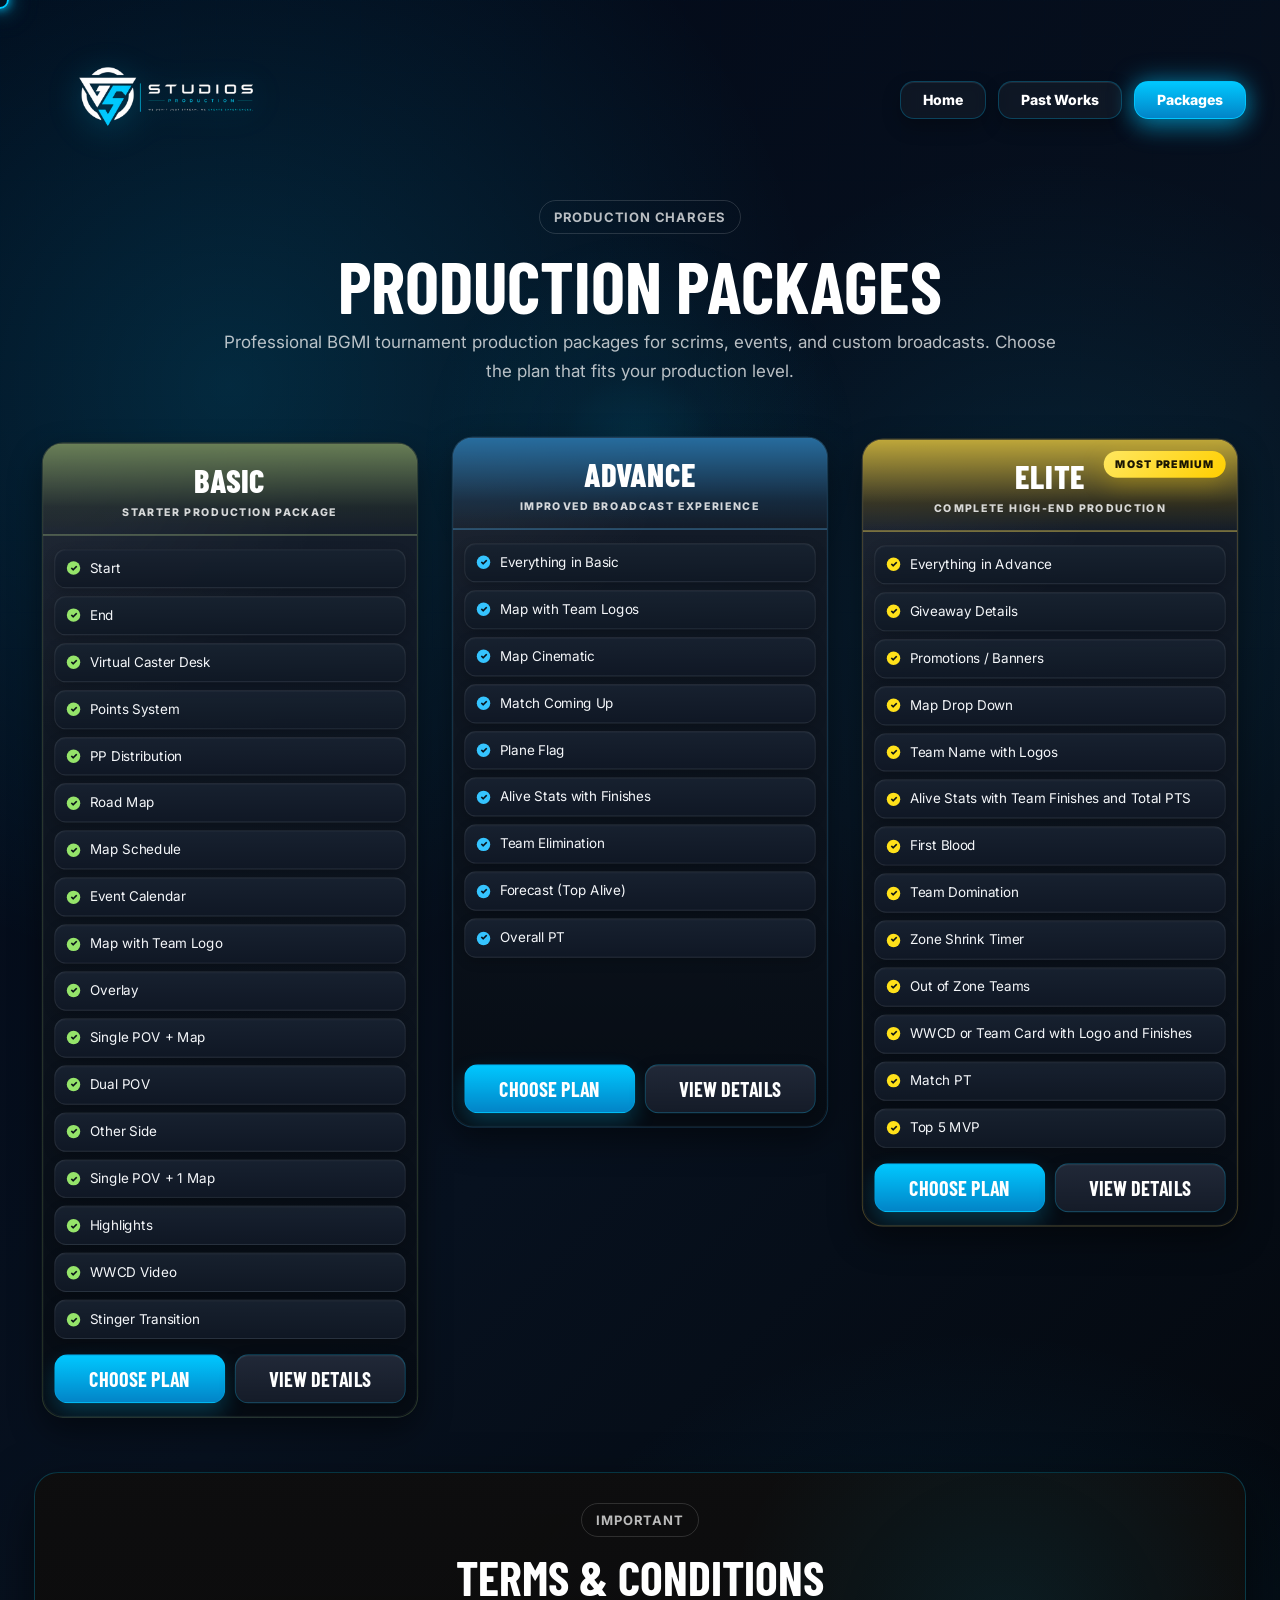
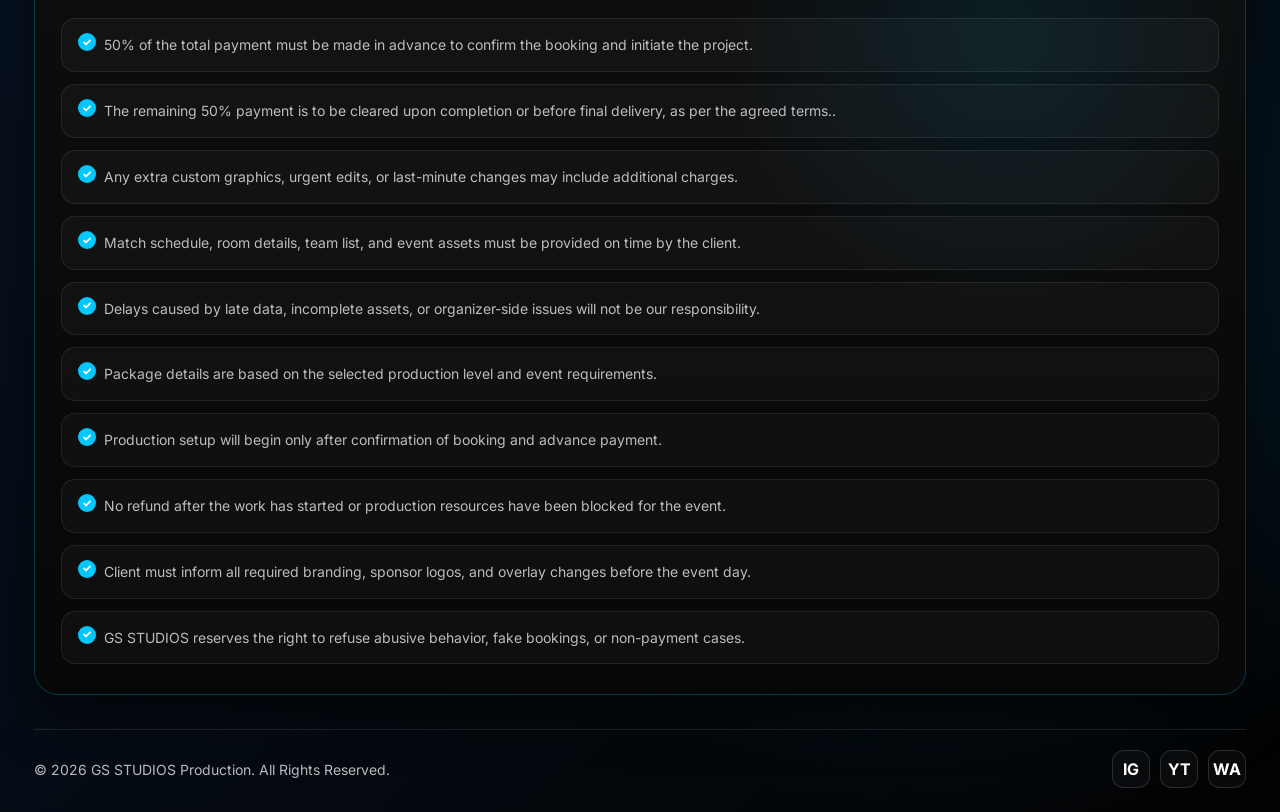
<file: packages.html>
<!DOCTYPE html>
<html lang="en">
<head>
  <meta charset="UTF-8" />
  <meta name="viewport" content="width=device-width, initial-scale=1.0" />
  <title>Packages - GS STUDIOS</title>
  <link rel="preconnect" href="https://fonts.googleapis.com">
  <link rel="preconnect" href="https://fonts.gstatic.com" crossorigin>
  <link href="https://fonts.googleapis.com/css2?family=Barlow+Condensed:wght@400;500;600;700;800&family=Inter:wght@400;500;600;700&display=swap" rel="stylesheet">
  <link rel="stylesheet" href="packages.css" />
</head>
<body>
  <div class="cursor"></div>

  <div class="container">
    <header class="navbar">
<a href="index.html" class="brand">
  <img src="assets/studios-logo.png" class="nav-logo" alt="MAX STUDIOS">
  <div class="brand-text">
    <!--strong>GS STUDIOS</strong>
    <span>Production</span>
  </div-->
</a>

      <nav class="nav-links">
        <a href="index.html">Home</a>
        <a href="works.html">Past Works</a>
        <a href="packages.html" class="active">Packages</a>
      </nav>
    </header>

    <section class="page-hero">
      <span class="kicker">Production Charges</span>
      <h1>Production Packages</h1>
      <p>
        Professional BGMI tournament production packages for scrims, events, and custom broadcasts.
        Choose the plan that fits your production level.
      </p>
    </section>

    <section class="pricing">
      
      <!-- BASIC -->
      <div class="card basic tilt-card">
        <div class="card-head">
          <h2>BASIC</h2>
          <div class="plan-line">Starter Production Package</div>
        </div>
        <div class="card-body">
          <ul class="features">
            <li><span>✓</span> Start</li>
            <li><span>✓</span> End</li>
            <li><span>✓</span> Virtual Caster Desk</li>
            <li><span>✓</span> Points System</li>
            <li><span>✓</span> PP Distribution</li>
            <li><span>✓</span> Road Map</li>
            <li><span>✓</span> Map Schedule</li>
            <li><span>✓</span> Event Calendar</li>
            <li><span>✓</span> Map with Team Logo</li>
            <li><span>✓</span> Overlay</li>
            <li><span>✓</span> Single POV + Map</li>
            <li><span>✓</span> Dual POV</li>
            <li><span>✓</span> Other Side</li>
            <li><span>✓</span> Single POV + 1 Map</li>
            <li><span>✓</span> Highlights</li>
            <li><span>✓</span> WWCD Video</li>
            <li><span>✓</span> Stinger Transition</li>
          </ul>

          <div class="btn-row">
            <a href="https://api.whatsapp.com/send/?phone=917906886043&text=Hi%20%F0%9F%91%8B%0AI%20was%20checking%20out%20your%20services%20and%20I%E2%80%99m%20interested%20in%20working%20with%20you%20for%20our%20tournament.%0A%0APlease%20share%20the%20details%20and%20let%E2%80%99s%20discuss%20further.&type=phone_number&app_absent=0" target="_blank" class="btn btn-primary glow-btn">
              Choose Plan
            </a>
            <a href="#" class="btn btn-secondary">View Details</a>
          </div>
        </div>
      </div>

      <!-- ADVANCE -->
      <div class="card advance tilt-card">
        <div class="card-head">
          <h2>ADVANCE</h2>
          <div class="plan-line">Improved Broadcast Experience</div>
        </div>
        <div class="card-body">
          <ul class="features">
            <li><span>✓</span> Everything in Basic</li>
            <li><span>✓</span> Map with Team Logos</li>
            <li><span>✓</span> Map Cinematic</li>
            <li><span>✓</span> Match Coming Up</li>
            <li><span>✓</span> Plane Flag</li>
            <li><span>✓</span> Alive Stats with Finishes</li>
            <li><span>✓</span> Team Elimination</li>
            <li><span>✓</span> Forecast (Top Alive)</li>
            <li><span>✓</span> Overall PT</li>
          </ul>

          <div class="btn-row">
            <a href="https://api.whatsapp.com/send/?phone=917906886043&text=Hi%20%F0%9F%91%8B%0AI%20was%20checking%20out%20your%20services%20and%20I%E2%80%99m%20interested%20in%20working%20with%20you%20for%20our%20tournament.%0A%0APlease%20share%20the%20details%20and%20let%E2%80%99s%20discuss%20further.&type=phone_number&app_absent=0" target="_blank" class="btn btn-primary glow-btn">
              Choose Plan
            </a>
            <a href="#" class="btn btn-secondary">View Details</a>
          </div>
        </div>
      </div>

      <!-- ELITE -->
      <div class="card elite tilt-card">
        <div class="badge">Most Premium</div>
        <div class="card-head">
          <h2>ELITE</h2>
          <div class="plan-line">Complete High-End Production</div>
        </div>
        <div class="card-body">
          <ul class="features">
            <li><span>✓</span> Everything in Advance</li>
            <li><span>✓</span> Giveaway Details</li>
            <li><span>✓</span> Promotions / Banners</li>
            <li><span>✓</span> Map Drop Down</li>
            <li><span>✓</span> Team Name with Logos</li>
            <li><span>✓</span> Alive Stats with Team Finishes and Total PTS</li>
            <li><span>✓</span> First Blood</li>
            <li><span>✓</span> Team Domination</li>
            <li><span>✓</span> Zone Shrink Timer</li>
            <li><span>✓</span> Out of Zone Teams</li>
            <li><span>✓</span> WWCD or Team Card with Logo and Finishes</li>
            <li><span>✓</span> Match PT</li>
            <li><span>✓</span> Top 5 MVP</li>
          </ul>

          <div class="btn-row">
            <a href="https://api.whatsapp.com/send/?phone=917906886043&text=Hi%20%F0%9F%91%8B%0AI%20was%20checking%20out%20your%20services%20and%20I%E2%80%99m%20interested%20in%20working%20with%20you%20for%20our%20tournament.%0A%0APlease%20share%20the%20details%20and%20let%E2%80%99s%20discuss%20further.&type=phone_number&app_absent=0" target="_blank" class="btn btn-primary glow-btn">
              Choose Plan
            </a>
            <a href="#" class="btn btn-secondary">View Details</a>
          </div>
        </div>
      </div>

    </section>

    <section class="terms-section tilt-card">
      <div class="terms-head">
        <span class="kicker">Important</span>
        <h2>Terms & Conditions</h2>
      </div>

      <div class="terms-box">
        <ul class="terms-list">
          <li>50% of the total payment must be made in advance to confirm the booking and initiate the project.</li>
          <li>The remaining 50% payment is to be cleared upon completion or before final delivery, as per the agreed terms..</li>
          <li>Any extra custom graphics, urgent edits, or last-minute changes may include additional charges.</li>
          <li>Match schedule, room details, team list, and event assets must be provided on time by the client.</li>
          <li>Delays caused by late data, incomplete assets, or organizer-side issues will not be our responsibility.</li>
          <li>Package details are based on the selected production level and event requirements.</li>
          <li>Production setup will begin only after confirmation of booking and advance payment.</li>
          <li>No refund after the work has started or production resources have been blocked for the event.</li>
          <li>Client must inform all required branding, sponsor logos, and overlay changes before the event day.</li>
          <li>GS STUDIOS reserves the right to refuse abusive behavior, fake bookings, or non-payment cases.</li>
        </ul>
      </div>
    </section>

    <footer class="footer">
      <p>© 2026 GS STUDIOS Production. All Rights Reserved.</p>
      <div class="socials">
        <a href="https://www.instagram.com/gs_studio_productions/?hl=en" target="_blank">IG</a>
        <a href="https://www.youtube.com/@gsesports_0" target="_blank">YT</a>
        <a href="https://api.whatsapp.com/send/?phone=918876218415&text=Hi%20%F0%9F%91%8B%0AI%20was%20checking%20out%20your%20services%20and%20I%E2%80%99m%20interested%20in%20working%20with%20you%20for%20our%20tournament.%0A%0APlease%20share%20the%20details%20and%20let%E2%80%99s%20discuss%20further.&type=phone_number&app_absent=0" target="_blank">WA</a>
      </div>
    </footer>
  </div>


  <script src="packages.js"></script>
</body>
</html>
</file>
<file: packages.css>
*{
  margin:0;
  padding:0;
  box-sizing:border-box;
}

:root{
  --bg:#020817;
  --bg2:#07111f;
  --white:#ffffff;
  --soft:rgba(255,255,255,0.72);
  --red:#00c8ff;
  --red2:#0284c7;
  --shadow:0 20px 50px rgba(0,0,0,0.55);
  --x:50vw;
  --y:50vh;
}

/* ===== BASE ===== */
html{
  scroll-behavior:smooth;
}

body{
  font-family:Inter,sans-serif;
  color:var(--white);
  min-height:100vh;
  overflow-x:hidden;
  background:
    radial-gradient(circle at 18% 16%, rgba(0,200,255,0.16), transparent 26%),
    radial-gradient(circle at 82% 24%, rgba(0,200,255,0.10), transparent 20%),
    radial-gradient(circle at 76% 78%, rgba(2,132,199,0.20), transparent 26%),
    linear-gradient(135deg, var(--bg), var(--bg2) 45%, #020202 100%);
  position:relative;
}

body::before{
  content:"";
  position:fixed;
  inset:0;
  pointer-events:none;
  z-index:0;
  background:
    radial-gradient(
      circle at var(--x) var(--y),
      rgba(0,200,255,0.14),
      rgba(0,200,255,0.05) 10%,
      transparent 28%
    );
}

body::after{
  content:"";
  position:fixed;
  inset:0;
  pointer-events:none;
  z-index:0;
  background-image:
    linear-gradient(rgba(0,200,255,0.03) 1px, transparent 1px),
    linear-gradient(90deg, rgba(0,200,255,0.03) 1px, transparent 1px);
  background-size:36px 36px;
  mask-image:linear-gradient(to bottom, rgba(255,255,255,0.22), transparent);
}

a{
  color:inherit;
  text-decoration:none;
}

img{
  display:block;
  max-width:100%;
}

.container{
  max-width:1260px;
  margin:0 auto;
  padding:24px;
  position:relative;
  z-index:1;
}

/* ===== CURSOR ===== */
.cursor{
  width:18px;
  height:18px;
  border:2px solid var(--red);
  border-radius:50%;
  position:fixed;
  left:0;
  top:0;
  transform:translate(-50%,-50%);
  pointer-events:none;
  z-index:9999;
  box-shadow:
    0 0 10px rgba(0,200,255,0.9),
    0 0 20px rgba(0,200,255,0.6),
    0 0 35px rgba(0,200,255,0.28);
  transition:width .18s ease,height .18s ease,border-color .18s ease,box-shadow .18s ease;
}

.cursor.active{
  width:30px;
  height:30px;
  border-color:#fff;
  box-shadow:
    0 0 14px rgba(255,255,255,0.95),
    0 0 26px rgba(0,200,255,0.85),
    0 0 45px rgba(0,200,255,0.35);
}

/* ===== NAVBAR ===== */
.navbar{
  display:flex;
  justify-content:space-between;
  align-items:center;
  gap:20px;
  padding:8px 0 24px;
  flex-wrap:wrap;
  width:100%;
}

.brand{
  display:flex;
  align-items:center;
  gap:8px;        /* 🔥 spacing fix */
  margin-right:auto;
  color:#fff;
}

.nav-logo{
  width:260px;
  height:auto;
  object-fit:contain;
  filter:drop-shadow(0 6px 16px rgba(0,200,255,0.28));
  flex-shrink:0;
  margin:0;   /* 🔥 fix */
}

.brand-text{
  line-height:0.9;
  margin:0;   /* 🔥 fix */
}

.brand-text strong{
  display:block;
  font-family:"Barlow Condensed",sans-serif;
  font-size:34px;
  line-height:.85;
  color:#fff;
  letter-spacing:.2px;
}

.brand-text span{
  display:block;
  font-size:10px;
  color:var(--soft);
  text-transform:uppercase;
  letter-spacing:1.5px;
  margin-top:0;
}

.nav-links{
  display:flex;
  gap:14px;
  flex-wrap:wrap;
  margin-left:auto;
}

.nav-links{
  display:flex;
  gap:12px;
  margin-left:auto;
}

/* 🔥 PREMIUM BUTTON */
.nav-links a{
  position:relative;
  padding:12px 22px;
  border-radius:14px;
  font-weight:800;
  font-size:14px;
  color:#fff;

  background:rgba(255,255,255,0.04);
  border:1px solid rgba(0,200,255,0.25);

  backdrop-filter:blur(6px);

  box-shadow:
    inset 0 1px 0 rgba(255,255,255,0.08),
    0 8px 18px rgba(0,0,0,0.25);

  transition:.3s ease;
  overflow:hidden;
}

/* SHINE EFFECT */
.nav-links a::before{
  content:"";
  position:absolute;
  inset:0;
  background:linear-gradient(120deg, transparent, rgba(255,255,255,0.2), transparent);
  transform:translateX(-120%);
  transition:.5s;
}

.nav-links a:hover::before{
  transform:translateX(120%);
}

/* HOVER */
.nav-links a:hover{
  transform:translateY(-3px);
  border-color:rgba(0,200,255,0.8);

  box-shadow:
    0 0 20px rgba(0,200,255,0.35),
    0 10px 25px rgba(0,200,255,0.2);
}

/* ACTIVE */
.nav-links a.active{
  background:linear-gradient(180deg, #00c8ff, #0284c7);
  border-color:rgba(0,200,255,0.9);

  box-shadow:
    0 0 25px rgba(0,200,255,0.5),
    0 10px 25px rgba(0,200,255,0.3);
}

/* ===== HERO ===== */
.page-hero{
  text-align:center;
  margin:8px 0 36px;
}

.kicker{
  display:inline-block;
  margin-bottom:18px;
  padding:8px 14px;
  border:1px solid rgba(255,255,255,0.14);
  border-radius:999px;
  color:var(--soft);
  font-size:13px;
  font-weight:700;
  letter-spacing:.8px;
  text-transform:uppercase;
}

.page-hero h1{
  font-family:"Barlow Condensed",sans-serif;
  font-size:72px;
  text-transform:uppercase;
  line-height:.92;
  margin-bottom:10px;
  color:#fff;
}

.page-hero p{
  color:var(--soft);
  font-size:17px;
  line-height:1.7;
  max-width:860px;
  margin:0 auto;
}

/* ===== PRICING ===== */
.pricing{
  display:grid;
  grid-template-columns:repeat(3, minmax(260px, 1fr));
  gap:18px;
  align-items:start;
}

.card{
  position:relative;
  overflow:hidden;
  display:flex;
  flex-direction:column;
  border-radius:22px;
  min-height:720px;
  align-self:start;
  background:
    linear-gradient(180deg, rgba(20,29,42,0.98), rgba(6,12,20,0.98));
  border:1px solid rgba(255,255,255,0.14);
  box-shadow:
    0 14px 34px rgba(0,0,0,0.45),
    inset 0 1px 0 rgba(255,255,255,0.04);
  transition:
    transform .28s ease,
    box-shadow .28s ease,
    border-color .28s ease,
    opacity .28s ease;
}

.card::before{
  content:"";
  position:absolute;
  inset:0;
  pointer-events:none;
  background:
    radial-gradient(circle at top left, rgba(255,255,255,0.06), transparent 28%),
    linear-gradient(180deg, rgba(255,255,255,0.02), transparent 18%);
  z-index:0;
}

.card::after{
  content:"";
  position:absolute;
  inset:0;
  border-radius:22px;
  pointer-events:none;
  box-shadow:inset 0 0 0 1px rgba(255,255,255,0.04);
}

/* sab same size feel */
.basic,
.advance,
.elite{
  transform:scale(0.96);
  opacity:1;
}

/* ===== CARD COLORS ===== */
.basic{
  border-color:rgba(170,210,120,0.22);
}

.advance{
  border-color:rgba(60,190,255,0.22);
}

.elite{
  border-color:rgba(255,214,90,0.26);
}

.card:hover{
  transform:scale(0.98);
  box-shadow:
    0 18px 42px rgba(0,0,0,0.55),
    0 0 24px rgba(255,255,255,0.06);
}

/* ===== HEAD ===== */
.card-head{
  position:relative;
  z-index:1;
  text-align:center;
  padding:22px 18px 16px;
  border-bottom:1px solid rgba(255,255,255,0.10);
}

.basic .card-head{
  background:
    linear-gradient(180deg, rgba(115,139,91,0.88) 0%, rgba(45,58,46,0.36) 70%, rgba(0,0,0,0) 100%);
}

.advance .card-head{
  background:
    linear-gradient(180deg, rgba(40,115,168,0.92) 0%, rgba(22,63,97,0.38) 70%, rgba(0,0,0,0) 100%);
}

.elite .card-head{
  background:
    linear-gradient(180deg, rgba(204,178,58,0.92) 0%, rgba(90,74,17,0.40) 70%, rgba(0,0,0,0) 100%);
}

.card-head h2{
  font-family:"Barlow Condensed",sans-serif;
  font-size:34px;
  font-weight:800;
  text-transform:uppercase;
  letter-spacing:.8px;
  color:#fff;
  line-height:1;
}

.plan-line{
  margin-top:9px;
  font-size:11px;
  letter-spacing:1.7px;
  text-transform:uppercase;
  color:rgba(255,255,255,0.82);
  font-weight:800;
}

/* ===== BODY ===== */
.card-body{
  position:relative;
  z-index:1;
  padding:14px 12px 14px;
  display:flex;
  flex-direction:column;
  flex:1;
}

.features{
  list-style:none;
  display:flex;
  flex-direction:column;
  gap:8px;
  flex:1;
}

.features li{
  display:flex;
  align-items:center;
  gap:10px;
  min-height:38px;
  padding:10px 12px;
  border-radius:12px;
  font-size:14px;
  line-height:1.35;
  color:#f5f7fa;
  background:
    linear-gradient(180deg, rgba(24,34,48,0.96), rgba(16,24,37,0.96));
  border:1px solid rgba(255,255,255,0.08);
  box-shadow:
    inset 0 1px 0 rgba(255,255,255,0.03),
    0 4px 12px rgba(0,0,0,0.20);
  transition:.2s ease;
}

.features li:hover{
  transform:translateX(3px);
  border-color:rgba(255,255,255,0.16);
}

.features li span{
  flex-shrink:0;
  width:14px;
  height:14px;
  border-radius:50%;
  display:inline-flex;
  align-items:center;
  justify-content:center;
  font-size:9px;
  font-weight:900;
  color:#091119;
}

.basic .features li span{
  background:#95e46a;
}

.advance .features li span{
  background:#35c4ff;
}

.elite .features li span{
  background:#ffe11a;
}

/* ===== BADGE ===== */
.badge{
  position:absolute;
  top:12px;
  right:12px;
  z-index:3;
  padding:7px 12px;
  border-radius:999px;
  background:linear-gradient(135deg, #ffe760, #ffcf00);
  color:#1b1603;
  font-size:11px;
  font-weight:900;
  letter-spacing:1px;
  text-transform:uppercase;
  box-shadow:0 8px 24px rgba(255,208,0,0.25);
}

/* ===== BUTTONS ===== */
.btn-row{
  display:flex;
  gap:10px;
  margin-top:auto;
  padding-top:16px;
}

.btn{
  flex:1;
  min-height:46px;
  display:inline-flex;
  align-items:center;
  justify-content:center;
  text-align:center;
  padding:12px 16px;
  border-radius:14px;
  font-family:"Barlow Condensed",sans-serif;
  font-size:21px;
  letter-spacing:.3px;
  text-transform:uppercase;
  font-weight:700;
  transition:.25s ease;
  border:1px solid rgba(255,255,255,0.12);
  color:#fff;
}

.btn-primary{
  background:linear-gradient(180deg, #00c8ff, #0284c7);
  box-shadow:0 10px 22px rgba(0,200,255,0.22);
  border-color:rgba(0,200,255,0.28);
}

.btn-primary:hover{
  transform:translateY(-2px);
  box-shadow:
    0 0 20px rgba(0,200,255,0.6),
    0 0 40px rgba(0,200,255,0.3),
    0 14px 28px rgba(0,200,255,0.25);
}
.btn-secondary{
  background:linear-gradient(180deg, rgba(34,42,58,0.96), rgba(21,28,41,0.98));
  border-color:rgba(255,255,255,0.10);
}

.btn-secondary:hover{
  background:rgba(255,255,255,0.08);
  transform:translateY(-2px);
}

/* ===== TERMS ===== */
.terms-section{
  margin-top:34px;
  padding:30px 26px;
  background:
    radial-gradient(circle at 80% 20%, rgba(0,200,255,0.09), transparent 24%),
    linear-gradient(180deg, rgba(14,14,14,.96), rgba(7,7,7,1));
  border:1px solid rgba(0,200,255,0.24);
  border-radius:24px;
  box-shadow:var(--shadow);
  position:relative;
  overflow:hidden;
}

.terms-head{
  position:relative;
  z-index:1;
  text-align:center;
  margin-bottom:18px;
}

.terms-head h2{
  font-family:"Barlow Condensed",sans-serif;
  font-size:48px;
  text-transform:uppercase;
  line-height:.95;
  color:#fff;
}

.terms-box{
  position:relative;
  z-index:1;
}

.terms-list{
  list-style:none;
  display:grid;
  gap:12px;
}

.terms-list li{
  padding:14px 16px 14px 42px;
  border-radius:14px;
  border:1px solid rgba(255,255,255,0.08);
  background:rgba(255,255,255,0.03);
  color:var(--soft);
  line-height:1.7;
  font-size:14px;
  position:relative;
}

.terms-list li::before{
  content:"✓";
  position:absolute;
  left:16px;
  top:14px;
  width:18px;
  height:18px;
  border-radius:50%;
  display:flex;
  align-items:center;
  justify-content:center;
  background:var(--red);
  color:#fff;
  font-size:11px;
  font-weight:800;
}

/* ===== FOOTER ===== */
.footer{
  margin-top:34px;
  padding-top:20px;
  border-top:1px solid rgba(255,255,255,0.12);
  display:flex;
  justify-content:space-between;
  align-items:center;
  gap:16px;
  flex-wrap:wrap;
}

.footer p{
  color:var(--soft);
  font-size:14px;
}

.socials{
  display:flex;
  gap:10px;
}

.socials a{
  width:38px;
  height:38px;
  border-radius:12px;
  border:1px solid rgba(255,255,255,0.14);
  display:grid;
  place-items:center;
  background:rgba(255,255,255,0.03);
  font-weight:700;
  color:#fff;
  transition:.25s ease;
}

.socials a:hover{
  border-color:rgba(0,200,255,0.35);
  background:rgba(0,200,255,0.08);
}

/* ===== RESPONSIVE ===== */
@media (max-width:1100px){
  .pricing{
    grid-template-columns:repeat(2, minmax(280px, 1fr));
    align-items:start;
  }

  .basic,
  .advance,
  .elite{
    transform:none;
    opacity:1;
    min-height:auto;
  }
}

@media (max-width:760px){
  .pricing{
    grid-template-columns:1fr;
    align-items:start;
  }

  .btn-row{
    flex-direction:column;
  }

  .cursor{
    display:none;
  }

  .basic,
  .advance,
  .elite{
    transform:none;
    opacity:1;
  }
}

@media (max-width:640px){
  .container{
    padding:14px;
  }

  .navbar{
    flex-direction:column;
    align-items:flex-start;
  }

  .nav-links{
    width:100%;
    margin-left:0;
  }

  .nav-links a{
    flex:1;
    text-align:center;
  }

  .page-hero h1{
    font-size:48px;
  }

  .terms-section{
    padding:22px 18px;
  }

  .terms-head h2{
    font-size:38px;
  }

  .terms-list li{
    font-size:13px;
  }

  .nav-logo{
    width:140px;
    margin:0;   /* 🔥 fix (negative hata diya) */
  }

  .brand-text{
    margin:0;   /* 🔥 fix */
  }

  .brand-text strong{
    font-size:26px;
  }

  .brand-text span{
    font-size:9px;
    letter-spacing:1.2px;
  }
}

/* ===== 🔥 YAHAN ADD KARNA HAI ===== */

.btn-secondary{
  background:linear-gradient(180deg, rgba(34,42,58,0.96), rgba(21,28,41,0.98));
  border:1px solid rgba(0,200,255,0.25);
  box-shadow:
    inset 0 1px 0 rgba(255,255,255,0.08),
    0 6px 16px rgba(0,0,0,0.25);
}

.btn-secondary:hover{
  transform:translateY(-2px);
  border-color:rgba(0,200,255,0.8);

  box-shadow:
    0 0 20px rgba(0,200,255,0.45),
    0 0 40px rgba(0,200,255,0.25),
    0 12px 28px rgba(0,200,255,0.2);
}

.btn-secondary::before{
  display:none;
}
</file>
